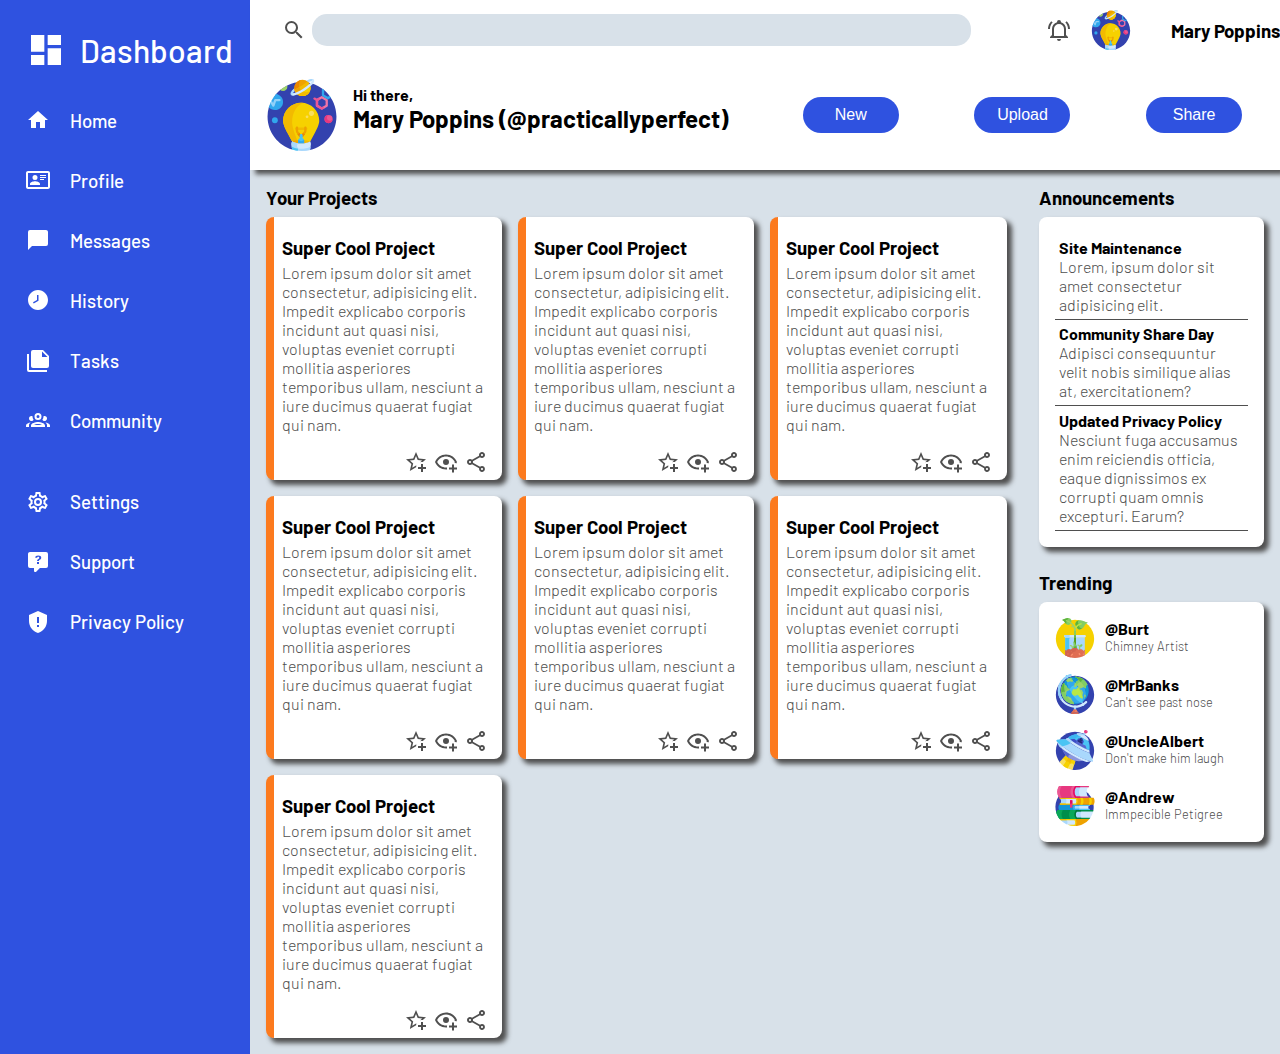
<file: AdminDashboard/index.html>
<!DOCTYPE html>
<html lang="en">

<head>
	<meta charset="UTF-8">
	<meta http-equiv="X-UA-Compatible" content="IE=edge">
	<meta name="viewport" content="width=device-width, initial-scale=1.0">
	<title>Admin Dashboard</title>
	<style>
		@import url('https://fonts.googleapis.com/css2?family=Barlow:ital,wght@0,300;0,500;0,700;1,300&display=swap');
		</style>
	<link href="./styles.css" rel="stylesheet">
</head>

<body>
	<div class="container">
		<div class="sidebar">
			<div class="title">
				<svg class="mini" id="logo" width="48px" height="48px" xmlns="http://www.w3.org/2000/svg" xmlns:xlink="http://www.w3.org/1999/xlink" version="1.1" width="24" height="24" viewBox="0 0 24 24"><path fill="#ffffff" d="M13,3V9H21V3M13,21H21V11H13M3,21H11V15H3M3,13H11V3H3V13Z" /></svg>
				<h1>Dashboard</h1>
			</div>
			<div class="menu">
				<div class="group1">
					<svg class="icon" id="house" xmlns="http://www.w3.org/2000/svg" xmlns:xlink="http://www.w3.org/1999/xlink" version="1.1" width="24" height="24" viewBox="0 0 24 24"><path d="M10,20V14H14V20H19V12H22L12,3L2,12H5V20H10Z" /></svg>
					<h3>Home</h3>
					<svg class="icon" id="profile" xmlns="http://www.w3.org/2000/svg" xmlns:xlink="http://www.w3.org/1999/xlink" version="1.1" width="24" height="24" viewBox="0 0 24 24"><path d="M22,3H2C0.91,3.04 0.04,3.91 0,5V19C0.04,20.09 0.91,20.96 2,21H22C23.09,20.96 23.96,20.09 24,19V5C23.96,3.91 23.09,3.04 22,3M22,19H2V5H22V19M14,17V15.75C14,14.09 10.66,13.25 9,13.25C7.34,13.25 4,14.09 4,15.75V17H14M9,7A2.5,2.5 0 0,0 6.5,9.5A2.5,2.5 0 0,0 9,12A2.5,2.5 0 0,0 11.5,9.5A2.5,2.5 0 0,0 9,7M14,7V8H20V7H14M14,9V10H20V9H14M14,11V12H18V11H14" /></svg>
					<h3>Profile</h3>
					<svg class="icon" id="talkBubble" xmlns="http://www.w3.org/2000/svg" xmlns:xlink="http://www.w3.org/1999/xlink" version="1.1" width="24" height="24" viewBox="0 0 24 24"><path d="M20,2H4A2,2 0 0,0 2,4V22L6,18H20A2,2 0 0,0 22,16V4C22,2.89 21.1,2 20,2Z" /></svg>
					<h3>Messages</h3>
					<svg class="icon" id="clock" xmlns="http://www.w3.org/2000/svg" xmlns:xlink="http://www.w3.org/1999/xlink" version="1.1" width="24" height="24" viewBox="0 0 24 24"><path d="M12 2C6.5 2 2 6.5 2 12C2 17.5 6.5 22 12 22C17.5 22 22 17.5 22 12S17.5 2 12 2M7.7 15.5L7 14.2L11 11.9V7H12.5V12.8L7.7 15.5Z" /></svg>
					<h3>History</h3>
					<svg class="icon" id="paper" xmlns="http://www.w3.org/2000/svg" xmlns:xlink="http://www.w3.org/1999/xlink" version="1.1" width="24" height="24" viewBox="0 0 24 24"><path d="M16,9H21.5L16,3.5V9M7,2H17L23,8V18A2,2 0 0,1 21,20H7C5.89,20 5,19.1 5,18V4A2,2 0 0,1 7,2M3,6V22H21V24H3A2,2 0 0,1 1,22V6H3Z" /></svg>
					<h3>Tasks</h3>
					<svg class="icon" id="people" xmlns="http://www.w3.org/2000/svg" xmlns:xlink="http://www.w3.org/1999/xlink" version="1.1" width="24" height="24" color="#ffffff" viewBox="0 0 24 24"><path d="M12,5A3.5,3.5 0 0,0 8.5,8.5A3.5,3.5 0 0,0 12,12A3.5,3.5 0 0,0 15.5,8.5A3.5,3.5 0 0,0 12,5M12,7A1.5,1.5 0 0,1 13.5,8.5A1.5,1.5 0 0,1 12,10A1.5,1.5 0 0,1 10.5,8.5A1.5,1.5 0 0,1 12,7M5.5,8A2.5,2.5 0 0,0 3,10.5C3,11.44 3.53,12.25 4.29,12.68C4.65,12.88 5.06,13 5.5,13C5.94,13 6.35,12.88 6.71,12.68C7.08,12.47 7.39,12.17 7.62,11.81C6.89,10.86 6.5,9.7 6.5,8.5C6.5,8.41 6.5,8.31 6.5,8.22C6.2,8.08 5.86,8 5.5,8M18.5,8C18.14,8 17.8,8.08 17.5,8.22C17.5,8.31 17.5,8.41 17.5,8.5C17.5,9.7 17.11,10.86 16.38,11.81C16.5,12 16.63,12.15 16.78,12.3C16.94,12.45 17.1,12.58 17.29,12.68C17.65,12.88 18.06,13 18.5,13C18.94,13 19.35,12.88 19.71,12.68C20.47,12.25 21,11.44 21,10.5A2.5,2.5 0 0,0 18.5,8M12,14C9.66,14 5,15.17 5,17.5V19H19V17.5C19,15.17 14.34,14 12,14M4.71,14.55C2.78,14.78 0,15.76 0,17.5V19H3V17.07C3,16.06 3.69,15.22 4.71,14.55M19.29,14.55C20.31,15.22 21,16.06 21,17.07V19H24V17.5C24,15.76 21.22,14.78 19.29,14.55M12,16C13.53,16 15.24,16.5 16.23,17H7.77C8.76,16.5 10.47,16 12,16Z" /></svg>
					<h3>Community</h3>
				</div>
				<div class="group2">
					<svg class="icon" id="settings" xmlns="http://www.w3.org/2000/svg" xmlns:xlink="http://www.w3.org/1999/xlink" version="1.1" width="24" height="24" viewBox="0 0 24 24"><path d="M12,8A4,4 0 0,1 16,12A4,4 0 0,1 12,16A4,4 0 0,1 8,12A4,4 0 0,1 12,8M12,10A2,2 0 0,0 10,12A2,2 0 0,0 12,14A2,2 0 0,0 14,12A2,2 0 0,0 12,10M10,22C9.75,22 9.54,21.82 9.5,21.58L9.13,18.93C8.5,18.68 7.96,18.34 7.44,17.94L4.95,18.95C4.73,19.03 4.46,18.95 4.34,18.73L2.34,15.27C2.21,15.05 2.27,14.78 2.46,14.63L4.57,12.97L4.5,12L4.57,11L2.46,9.37C2.27,9.22 2.21,8.95 2.34,8.73L4.34,5.27C4.46,5.05 4.73,4.96 4.95,5.05L7.44,6.05C7.96,5.66 8.5,5.32 9.13,5.07L9.5,2.42C9.54,2.18 9.75,2 10,2H14C14.25,2 14.46,2.18 14.5,2.42L14.87,5.07C15.5,5.32 16.04,5.66 16.56,6.05L19.05,5.05C19.27,4.96 19.54,5.05 19.66,5.27L21.66,8.73C21.79,8.95 21.73,9.22 21.54,9.37L19.43,11L19.5,12L19.43,13L21.54,14.63C21.73,14.78 21.79,15.05 21.66,15.27L19.66,18.73C19.54,18.95 19.27,19.04 19.05,18.95L16.56,17.95C16.04,18.34 15.5,18.68 14.87,18.93L14.5,21.58C14.46,21.82 14.25,22 14,22H10M11.25,4L10.88,6.61C9.68,6.86 8.62,7.5 7.85,8.39L5.44,7.35L4.69,8.65L6.8,10.2C6.4,11.37 6.4,12.64 6.8,13.8L4.68,15.36L5.43,16.66L7.86,15.62C8.63,16.5 9.68,17.14 10.87,17.38L11.24,20H12.76L13.13,17.39C14.32,17.14 15.37,16.5 16.14,15.62L18.57,16.66L19.32,15.36L17.2,13.81C17.6,12.64 17.6,11.37 17.2,10.2L19.31,8.65L18.56,7.35L16.15,8.39C15.38,7.5 14.32,6.86 13.12,6.62L12.75,4H11.25Z" /></svg>
					<h3>Settings</h3>
					<svg class="icon" id="support" xmlns="http://www.w3.org/2000/svg" xmlns:xlink="http://www.w3.org/1999/xlink" version="1.1" width="24" height="24" viewBox="0 0 24 24"><path d="M4,2H20A2,2 0 0,1 22,4V16A2,2 0 0,1 20,18H13.9L10.2,21.71C10,21.9 9.75,22 9.5,22V22H9A1,1 0 0,1 8,21V18H4A2,2 0 0,1 2,16V4C2,2.89 2.9,2 4,2M12.19,5.5C11.3,5.5 10.59,5.68 10.05,6.04C9.5,6.4 9.22,7 9.27,7.69H11.24C11.24,7.41 11.34,7.2 11.5,7.06C11.7,6.92 11.92,6.85 12.19,6.85C12.5,6.85 12.77,6.93 12.95,7.11C13.13,7.28 13.22,7.5 13.22,7.8C13.22,8.08 13.14,8.33 13,8.54C12.83,8.76 12.62,8.94 12.36,9.08C11.84,9.4 11.5,9.68 11.29,9.92C11.1,10.16 11,10.5 11,11H13C13,10.72 13.05,10.5 13.14,10.32C13.23,10.15 13.4,10 13.66,9.85C14.12,9.64 14.5,9.36 14.79,9C15.08,8.63 15.23,8.24 15.23,7.8C15.23,7.1 14.96,6.54 14.42,6.12C13.88,5.71 13.13,5.5 12.19,5.5M11,12V14H13V12H11Z" /></svg>
					<h3>Support</h3>
					<svg class="icon" id="privacy policy" xmlns="http://www.w3.org/2000/svg" xmlns:xlink="http://www.w3.org/1999/xlink" version="1.1" width="24" height="24" viewBox="0 0 24 24"><path d="M12,1L3,5V11C3,16.55 6.84,21.74 12,23C17.16,21.74 21,16.55 21,11V5M11,7H13V13H11M11,15H13V17H11" /></svg>
					<h3>Privacy Policy</h3>
				</div>
			</div>
		</div>
		<div class="rightSide">
			<div class="header">

				<div id="searchDiv">
					<svg class="icon" id="magnify" alt="search" xmlns="http://www.w3.org/2000/svg" xmlns:xlink="http://www.w3.org/1999/xlink" version="1.1" width="24" height="24" viewBox="0 0 24 24"><path d="M9.5,3A6.5,6.5 0 0,1 16,9.5C16,11.11 15.41,12.59 14.44,13.73L14.71,14H15.5L20.5,19L19,20.5L14,15.5V14.71L13.73,14.44C12.59,15.41 11.11,16 9.5,16A6.5,6.5 0 0,1 3,9.5A6.5,6.5 0 0,1 9.5,3M9.5,5C7,5 5,7 5,9.5C5,12 7,14 9.5,14C12,14 14,12 14,9.5C14,7 12,5 9.5,5Z" /></svg>
					<input type="text" id="search">
				</div>
				<div id="useraccount">
					<svg alt="notifications" class="icon" id="notification" xmlns="http://www.w3.org/2000/svg" xmlns:xlink="http://www.w3.org/1999/xlink" version="1.1" width="24" height="24" viewBox="0 0 24 24"><path d="M10,21H14A2,2 0 0,1 12,23A2,2 0 0,1 10,21M21,19V20H3V19L5,17V11C5,7.9 7.03,5.17 10,4.29C10,4.19 10,4.1 10,4A2,2 0 0,1 12,2A2,2 0 0,1 14,4C14,4.1 14,4.19 14,4.29C16.97,5.17 19,7.9 19,11V17L21,19M17,11A5,5 0 0,0 12,6A5,5 0 0,0 7,11V18H17V11M19.75,3.19L18.33,4.61C20.04,6.3 21,8.6 21,11H23C23,8.07 21.84,5.25 19.75,3.19M1,11H3C3,8.6 3.96,6.3 5.67,4.61L4.25,3.19C2.16,5.25 1,8.07 1,11Z" /></svg>
					<img src="./assets/40-knowledge.svg" alt="" class="mini avatar">
					<h3 id="user-name">Mary Poppins</h3>
				</div>
				<img src="./assets/40-knowledge.svg" alt="" class="avatar" id="greeterAvatar">
				<div class="greeting">
					<h4>Hi there,</h4>
					<h2>Mary Poppins (@practicallyperfect)</h2>
				</div>
				<div id="actions">
					<button class="" id="newAction">New</button>
					<button class="" id="uploadAction">Upload</button>
					<button class="" id="shareAction">Share</button>
				</div>
			</div>
			<div class="content">
				<div class="projects">
					<h3 class="contentLabel">Your Projects</h3>
					<div class="card-container">
						<div class="card">
							<h3 class="cardTitle">Super Cool Project</h3>
							<p class="cardBody">Lorem ipsum dolor sit amet consectetur, adipisicing elit. Impedit
								explicabo corporis incidunt aut quasi nisi, voluptas eveniet corrupti mollitia
								asperiores temporibus ullam, nesciunt a iure ducimus quaerat fugiat qui nam.</p>
							<svg alt="add like" class="icon star" xmlns="http://www.w3.org/2000/svg" xmlns:xlink="http://www.w3.org/1999/xlink" version="1.1" width="24" height="24" viewBox="0 0 24 24"><path d="M5.8 21L7.4 14L2 9.2L9.2 8.6L12 2L14.8 8.6L22 9.2L18.8 12H18C17.3 12 16.6 12.1 15.9 12.4L18.1 10.5L13.7 10.1L12 6.1L10.3 10.1L5.9 10.5L9.2 13.4L8.2 17.7L12 15.4L12.5 15.7C12.3 16.2 12.1 16.8 12.1 17.3L5.8 21M17 14V17H14V19H17V22H19V19H22V17H19V14H17Z" /></svg>
							<svg alt="add view" class="icon look" xmlns="http://www.w3.org/2000/svg" xmlns:xlink="http://www.w3.org/1999/xlink" version="1.1" width="24" height="24" viewBox="0 0 24 24"><path d="M12,4.5C7,4.5 2.73,7.61 1,12C2.73,16.39 7,19.5 12,19.5C12.36,19.5 12.72,19.5 13.08,19.45C13.03,19.13 13,18.82 13,18.5C13,18.14 13.04,17.78 13.1,17.42C12.74,17.46 12.37,17.5 12,17.5C8.24,17.5 4.83,15.36 3.18,12C4.83,8.64 8.24,6.5 12,6.5C15.76,6.5 19.17,8.64 20.82,12C20.7,12.24 20.56,12.45 20.43,12.68C21.09,12.84 21.72,13.11 22.29,13.5C22.56,13 22.8,12.5 23,12C21.27,7.61 17,4.5 12,4.5M12,9A3,3 0 0,0 9,12A3,3 0 0,0 12,15A3,3 0 0,0 15,12A3,3 0 0,0 12,9M18,14.5V17.5H15V19.5H18V22.5H20V19.5H23V17.5H20V14.5H18Z" /></svg>
							<svg alt="share" class="icon share" xmlns="http://www.w3.org/2000/svg" xmlns:xlink="http://www.w3.org/1999/xlink" version="1.1" width="24" height="24" viewBox="0 0 24 24"><path d="M18 16.08C17.24 16.08 16.56 16.38 16.04 16.85L8.91 12.7C8.96 12.47 9 12.24 9 12S8.96 11.53 8.91 11.3L15.96 7.19C16.5 7.69 17.21 8 18 8C19.66 8 21 6.66 21 5S19.66 2 18 2 15 3.34 15 5C15 5.24 15.04 5.47 15.09 5.7L8.04 9.81C7.5 9.31 6.79 9 6 9C4.34 9 3 10.34 3 12S4.34 15 6 15C6.79 15 7.5 14.69 8.04 14.19L15.16 18.34C15.11 18.55 15.08 18.77 15.08 19C15.08 20.61 16.39 21.91 18 21.91S20.92 20.61 20.92 19C20.92 17.39 19.61 16.08 18 16.08M18 4C18.55 4 19 4.45 19 5S18.55 6 18 6 17 5.55 17 5 17.45 4 18 4M6 13C5.45 13 5 12.55 5 12S5.45 11 6 11 7 11.45 7 12 6.55 13 6 13M18 20C17.45 20 17 19.55 17 19S17.45 18 18 18 19 18.45 19 19 18.55 20 18 20Z" /></svg>
						</div>
						<div class="card">
							<h3 class="cardTitle">Super Cool Project</h3>
							<p class="cardBody">Lorem ipsum dolor sit amet consectetur, adipisicing elit. Impedit
								explicabo corporis incidunt aut quasi nisi, voluptas eveniet corrupti mollitia
								asperiores temporibus ullam, nesciunt a iure ducimus quaerat fugiat qui nam.</p>
								<svg alt="add like" class="icon star" xmlns="http://www.w3.org/2000/svg" xmlns:xlink="http://www.w3.org/1999/xlink" version="1.1" width="24" height="24" viewBox="0 0 24 24"><path d="M5.8 21L7.4 14L2 9.2L9.2 8.6L12 2L14.8 8.6L22 9.2L18.8 12H18C17.3 12 16.6 12.1 15.9 12.4L18.1 10.5L13.7 10.1L12 6.1L10.3 10.1L5.9 10.5L9.2 13.4L8.2 17.7L12 15.4L12.5 15.7C12.3 16.2 12.1 16.8 12.1 17.3L5.8 21M17 14V17H14V19H17V22H19V19H22V17H19V14H17Z" /></svg>
								<svg alt="add view" class="icon look" xmlns="http://www.w3.org/2000/svg" xmlns:xlink="http://www.w3.org/1999/xlink" version="1.1" width="24" height="24" viewBox="0 0 24 24"><path d="M12,4.5C7,4.5 2.73,7.61 1,12C2.73,16.39 7,19.5 12,19.5C12.36,19.5 12.72,19.5 13.08,19.45C13.03,19.13 13,18.82 13,18.5C13,18.14 13.04,17.78 13.1,17.42C12.74,17.46 12.37,17.5 12,17.5C8.24,17.5 4.83,15.36 3.18,12C4.83,8.64 8.24,6.5 12,6.5C15.76,6.5 19.17,8.64 20.82,12C20.7,12.24 20.56,12.45 20.43,12.68C21.09,12.84 21.72,13.11 22.29,13.5C22.56,13 22.8,12.5 23,12C21.27,7.61 17,4.5 12,4.5M12,9A3,3 0 0,0 9,12A3,3 0 0,0 12,15A3,3 0 0,0 15,12A3,3 0 0,0 12,9M18,14.5V17.5H15V19.5H18V22.5H20V19.5H23V17.5H20V14.5H18Z" /></svg>
								<svg alt="share" class="icon share" xmlns="http://www.w3.org/2000/svg" xmlns:xlink="http://www.w3.org/1999/xlink" version="1.1" width="24" height="24" viewBox="0 0 24 24"><path d="M18 16.08C17.24 16.08 16.56 16.38 16.04 16.85L8.91 12.7C8.96 12.47 9 12.24 9 12S8.96 11.53 8.91 11.3L15.96 7.19C16.5 7.69 17.21 8 18 8C19.66 8 21 6.66 21 5S19.66 2 18 2 15 3.34 15 5C15 5.24 15.04 5.47 15.09 5.7L8.04 9.81C7.5 9.31 6.79 9 6 9C4.34 9 3 10.34 3 12S4.34 15 6 15C6.79 15 7.5 14.69 8.04 14.19L15.16 18.34C15.11 18.55 15.08 18.77 15.08 19C15.08 20.61 16.39 21.91 18 21.91S20.92 20.61 20.92 19C20.92 17.39 19.61 16.08 18 16.08M18 4C18.55 4 19 4.45 19 5S18.55 6 18 6 17 5.55 17 5 17.45 4 18 4M6 13C5.45 13 5 12.55 5 12S5.45 11 6 11 7 11.45 7 12 6.55 13 6 13M18 20C17.45 20 17 19.55 17 19S17.45 18 18 18 19 18.45 19 19 18.55 20 18 20Z" /></svg>
							</div>
						<div class="card">
							<h3 class="cardTitle">Super Cool Project</h3>
							<p class="cardBody">Lorem ipsum dolor sit amet consectetur, adipisicing elit. Impedit
								explicabo corporis incidunt aut quasi nisi, voluptas eveniet corrupti mollitia
								asperiores temporibus ullam, nesciunt a iure ducimus quaerat fugiat qui nam.</p>
								<svg alt="add like" class="icon star" xmlns="http://www.w3.org/2000/svg" xmlns:xlink="http://www.w3.org/1999/xlink" version="1.1" width="24" height="24" viewBox="0 0 24 24"><path d="M5.8 21L7.4 14L2 9.2L9.2 8.6L12 2L14.8 8.6L22 9.2L18.8 12H18C17.3 12 16.6 12.1 15.9 12.4L18.1 10.5L13.7 10.1L12 6.1L10.3 10.1L5.9 10.5L9.2 13.4L8.2 17.7L12 15.4L12.5 15.7C12.3 16.2 12.1 16.8 12.1 17.3L5.8 21M17 14V17H14V19H17V22H19V19H22V17H19V14H17Z" /></svg>
								<svg alt="add view" class="icon look" xmlns="http://www.w3.org/2000/svg" xmlns:xlink="http://www.w3.org/1999/xlink" version="1.1" width="24" height="24" viewBox="0 0 24 24"><path d="M12,4.5C7,4.5 2.73,7.61 1,12C2.73,16.39 7,19.5 12,19.5C12.36,19.5 12.72,19.5 13.08,19.45C13.03,19.13 13,18.82 13,18.5C13,18.14 13.04,17.78 13.1,17.42C12.74,17.46 12.37,17.5 12,17.5C8.24,17.5 4.83,15.36 3.18,12C4.83,8.64 8.24,6.5 12,6.5C15.76,6.5 19.17,8.64 20.82,12C20.7,12.24 20.56,12.45 20.43,12.68C21.09,12.84 21.72,13.11 22.29,13.5C22.56,13 22.8,12.5 23,12C21.27,7.61 17,4.5 12,4.5M12,9A3,3 0 0,0 9,12A3,3 0 0,0 12,15A3,3 0 0,0 15,12A3,3 0 0,0 12,9M18,14.5V17.5H15V19.5H18V22.5H20V19.5H23V17.5H20V14.5H18Z" /></svg>
								<svg alt="share" class="icon share" xmlns="http://www.w3.org/2000/svg" xmlns:xlink="http://www.w3.org/1999/xlink" version="1.1" width="24" height="24" viewBox="0 0 24 24"><path d="M18 16.08C17.24 16.08 16.56 16.38 16.04 16.85L8.91 12.7C8.96 12.47 9 12.24 9 12S8.96 11.53 8.91 11.3L15.96 7.19C16.5 7.69 17.21 8 18 8C19.66 8 21 6.66 21 5S19.66 2 18 2 15 3.34 15 5C15 5.24 15.04 5.47 15.09 5.7L8.04 9.81C7.5 9.31 6.79 9 6 9C4.34 9 3 10.34 3 12S4.34 15 6 15C6.79 15 7.5 14.69 8.04 14.19L15.16 18.34C15.11 18.55 15.08 18.77 15.08 19C15.08 20.61 16.39 21.91 18 21.91S20.92 20.61 20.92 19C20.92 17.39 19.61 16.08 18 16.08M18 4C18.55 4 19 4.45 19 5S18.55 6 18 6 17 5.55 17 5 17.45 4 18 4M6 13C5.45 13 5 12.55 5 12S5.45 11 6 11 7 11.45 7 12 6.55 13 6 13M18 20C17.45 20 17 19.55 17 19S17.45 18 18 18 19 18.45 19 19 18.55 20 18 20Z" /></svg>
							</div>
						<div class="card">
							<h3 class="cardTitle">Super Cool Project</h3>
							<p class="cardBody">Lorem ipsum dolor sit amet consectetur, adipisicing elit. Impedit
								explicabo corporis incidunt aut quasi nisi, voluptas eveniet corrupti mollitia
								asperiores temporibus ullam, nesciunt a iure ducimus quaerat fugiat qui nam.</p>
								<svg alt="add like" class="icon star" xmlns="http://www.w3.org/2000/svg" xmlns:xlink="http://www.w3.org/1999/xlink" version="1.1" width="24" height="24" viewBox="0 0 24 24"><path d="M5.8 21L7.4 14L2 9.2L9.2 8.6L12 2L14.8 8.6L22 9.2L18.8 12H18C17.3 12 16.6 12.1 15.9 12.4L18.1 10.5L13.7 10.1L12 6.1L10.3 10.1L5.9 10.5L9.2 13.4L8.2 17.7L12 15.4L12.5 15.7C12.3 16.2 12.1 16.8 12.1 17.3L5.8 21M17 14V17H14V19H17V22H19V19H22V17H19V14H17Z" /></svg>
								<svg alt="add view" class="icon look" xmlns="http://www.w3.org/2000/svg" xmlns:xlink="http://www.w3.org/1999/xlink" version="1.1" width="24" height="24" viewBox="0 0 24 24"><path d="M12,4.5C7,4.5 2.73,7.61 1,12C2.73,16.39 7,19.5 12,19.5C12.36,19.5 12.72,19.5 13.08,19.45C13.03,19.13 13,18.82 13,18.5C13,18.14 13.04,17.78 13.1,17.42C12.74,17.46 12.37,17.5 12,17.5C8.24,17.5 4.83,15.36 3.18,12C4.83,8.64 8.24,6.5 12,6.5C15.76,6.5 19.17,8.64 20.82,12C20.7,12.24 20.56,12.45 20.43,12.68C21.09,12.84 21.72,13.11 22.29,13.5C22.56,13 22.8,12.5 23,12C21.27,7.61 17,4.5 12,4.5M12,9A3,3 0 0,0 9,12A3,3 0 0,0 12,15A3,3 0 0,0 15,12A3,3 0 0,0 12,9M18,14.5V17.5H15V19.5H18V22.5H20V19.5H23V17.5H20V14.5H18Z" /></svg>
								<svg alt="share" class="icon share" xmlns="http://www.w3.org/2000/svg" xmlns:xlink="http://www.w3.org/1999/xlink" version="1.1" width="24" height="24" viewBox="0 0 24 24"><path d="M18 16.08C17.24 16.08 16.56 16.38 16.04 16.85L8.91 12.7C8.96 12.47 9 12.24 9 12S8.96 11.53 8.91 11.3L15.96 7.19C16.5 7.69 17.21 8 18 8C19.66 8 21 6.66 21 5S19.66 2 18 2 15 3.34 15 5C15 5.24 15.04 5.47 15.09 5.7L8.04 9.81C7.5 9.31 6.79 9 6 9C4.34 9 3 10.34 3 12S4.34 15 6 15C6.79 15 7.5 14.69 8.04 14.19L15.16 18.34C15.11 18.55 15.08 18.77 15.08 19C15.08 20.61 16.39 21.91 18 21.91S20.92 20.61 20.92 19C20.92 17.39 19.61 16.08 18 16.08M18 4C18.55 4 19 4.45 19 5S18.55 6 18 6 17 5.55 17 5 17.45 4 18 4M6 13C5.45 13 5 12.55 5 12S5.45 11 6 11 7 11.45 7 12 6.55 13 6 13M18 20C17.45 20 17 19.55 17 19S17.45 18 18 18 19 18.45 19 19 18.55 20 18 20Z" /></svg>
							</div>
						<div class="card">
							<h3 class="cardTitle">Super Cool Project</h3>
							<p class="cardBody">Lorem ipsum dolor sit amet consectetur, adipisicing elit. Impedit
								explicabo corporis incidunt aut quasi nisi, voluptas eveniet corrupti mollitia
								asperiores temporibus ullam, nesciunt a iure ducimus quaerat fugiat qui nam.</p>
								<svg alt="add like" class="icon star" xmlns="http://www.w3.org/2000/svg" xmlns:xlink="http://www.w3.org/1999/xlink" version="1.1" width="24" height="24" viewBox="0 0 24 24"><path d="M5.8 21L7.4 14L2 9.2L9.2 8.6L12 2L14.8 8.6L22 9.2L18.8 12H18C17.3 12 16.6 12.1 15.9 12.4L18.1 10.5L13.7 10.1L12 6.1L10.3 10.1L5.9 10.5L9.2 13.4L8.2 17.7L12 15.4L12.5 15.7C12.3 16.2 12.1 16.8 12.1 17.3L5.8 21M17 14V17H14V19H17V22H19V19H22V17H19V14H17Z" /></svg>
								<svg alt="add view" class="icon look" xmlns="http://www.w3.org/2000/svg" xmlns:xlink="http://www.w3.org/1999/xlink" version="1.1" width="24" height="24" viewBox="0 0 24 24"><path d="M12,4.5C7,4.5 2.73,7.61 1,12C2.73,16.39 7,19.5 12,19.5C12.36,19.5 12.72,19.5 13.08,19.45C13.03,19.13 13,18.82 13,18.5C13,18.14 13.04,17.78 13.1,17.42C12.74,17.46 12.37,17.5 12,17.5C8.24,17.5 4.83,15.36 3.18,12C4.83,8.64 8.24,6.5 12,6.5C15.76,6.5 19.17,8.64 20.82,12C20.7,12.24 20.56,12.45 20.43,12.68C21.09,12.84 21.72,13.11 22.29,13.5C22.56,13 22.8,12.5 23,12C21.27,7.61 17,4.5 12,4.5M12,9A3,3 0 0,0 9,12A3,3 0 0,0 12,15A3,3 0 0,0 15,12A3,3 0 0,0 12,9M18,14.5V17.5H15V19.5H18V22.5H20V19.5H23V17.5H20V14.5H18Z" /></svg>
								<svg alt="share" class="icon share" xmlns="http://www.w3.org/2000/svg" xmlns:xlink="http://www.w3.org/1999/xlink" version="1.1" width="24" height="24" viewBox="0 0 24 24"><path d="M18 16.08C17.24 16.08 16.56 16.38 16.04 16.85L8.91 12.7C8.96 12.47 9 12.24 9 12S8.96 11.53 8.91 11.3L15.96 7.19C16.5 7.69 17.21 8 18 8C19.66 8 21 6.66 21 5S19.66 2 18 2 15 3.34 15 5C15 5.24 15.04 5.47 15.09 5.7L8.04 9.81C7.5 9.31 6.79 9 6 9C4.34 9 3 10.34 3 12S4.34 15 6 15C6.79 15 7.5 14.69 8.04 14.19L15.16 18.34C15.11 18.55 15.08 18.77 15.08 19C15.08 20.61 16.39 21.91 18 21.91S20.92 20.61 20.92 19C20.92 17.39 19.61 16.08 18 16.08M18 4C18.55 4 19 4.45 19 5S18.55 6 18 6 17 5.55 17 5 17.45 4 18 4M6 13C5.45 13 5 12.55 5 12S5.45 11 6 11 7 11.45 7 12 6.55 13 6 13M18 20C17.45 20 17 19.55 17 19S17.45 18 18 18 19 18.45 19 19 18.55 20 18 20Z" /></svg>
							</div>
						<div class="card">
							<h3 class="cardTitle">Super Cool Project</h3>
							<p class="cardBody">Lorem ipsum dolor sit amet consectetur, adipisicing elit. Impedit
								explicabo corporis incidunt aut quasi nisi, voluptas eveniet corrupti mollitia
								asperiores temporibus ullam, nesciunt a iure ducimus quaerat fugiat qui nam.</p>
								<svg alt="add like" class="icon star" xmlns="http://www.w3.org/2000/svg" xmlns:xlink="http://www.w3.org/1999/xlink" version="1.1" width="24" height="24" viewBox="0 0 24 24"><path d="M5.8 21L7.4 14L2 9.2L9.2 8.6L12 2L14.8 8.6L22 9.2L18.8 12H18C17.3 12 16.6 12.1 15.9 12.4L18.1 10.5L13.7 10.1L12 6.1L10.3 10.1L5.9 10.5L9.2 13.4L8.2 17.7L12 15.4L12.5 15.7C12.3 16.2 12.1 16.8 12.1 17.3L5.8 21M17 14V17H14V19H17V22H19V19H22V17H19V14H17Z" /></svg>
								<svg alt="add view" class="icon look" xmlns="http://www.w3.org/2000/svg" xmlns:xlink="http://www.w3.org/1999/xlink" version="1.1" width="24" height="24" viewBox="0 0 24 24"><path d="M12,4.5C7,4.5 2.73,7.61 1,12C2.73,16.39 7,19.5 12,19.5C12.36,19.5 12.72,19.5 13.08,19.45C13.03,19.13 13,18.82 13,18.5C13,18.14 13.04,17.78 13.1,17.42C12.74,17.46 12.37,17.5 12,17.5C8.24,17.5 4.83,15.36 3.18,12C4.83,8.64 8.24,6.5 12,6.5C15.76,6.5 19.17,8.64 20.82,12C20.7,12.24 20.56,12.45 20.43,12.68C21.09,12.84 21.72,13.11 22.29,13.5C22.56,13 22.8,12.5 23,12C21.27,7.61 17,4.5 12,4.5M12,9A3,3 0 0,0 9,12A3,3 0 0,0 12,15A3,3 0 0,0 15,12A3,3 0 0,0 12,9M18,14.5V17.5H15V19.5H18V22.5H20V19.5H23V17.5H20V14.5H18Z" /></svg>
								<svg alt="share" class="icon share" xmlns="http://www.w3.org/2000/svg" xmlns:xlink="http://www.w3.org/1999/xlink" version="1.1" width="24" height="24" viewBox="0 0 24 24"><path d="M18 16.08C17.24 16.08 16.56 16.38 16.04 16.85L8.91 12.7C8.96 12.47 9 12.24 9 12S8.96 11.53 8.91 11.3L15.96 7.19C16.5 7.69 17.21 8 18 8C19.66 8 21 6.66 21 5S19.66 2 18 2 15 3.34 15 5C15 5.24 15.04 5.47 15.09 5.7L8.04 9.81C7.5 9.31 6.79 9 6 9C4.34 9 3 10.34 3 12S4.34 15 6 15C6.79 15 7.5 14.69 8.04 14.19L15.16 18.34C15.11 18.55 15.08 18.77 15.08 19C15.08 20.61 16.39 21.91 18 21.91S20.92 20.61 20.92 19C20.92 17.39 19.61 16.08 18 16.08M18 4C18.55 4 19 4.45 19 5S18.55 6 18 6 17 5.55 17 5 17.45 4 18 4M6 13C5.45 13 5 12.55 5 12S5.45 11 6 11 7 11.45 7 12 6.55 13 6 13M18 20C17.45 20 17 19.55 17 19S17.45 18 18 18 19 18.45 19 19 18.55 20 18 20Z" /></svg>
							</div>
						<div class="card">
							<h3 class="cardTitle">Super Cool Project</h3>
							<p class="cardBody">Lorem ipsum dolor sit amet consectetur, adipisicing elit. Impedit
								explicabo corporis incidunt aut quasi nisi, voluptas eveniet corrupti mollitia
								asperiores temporibus ullam, nesciunt a iure ducimus quaerat fugiat qui nam.</p>
								<svg alt="add like" class="icon star" xmlns="http://www.w3.org/2000/svg" xmlns:xlink="http://www.w3.org/1999/xlink" version="1.1" width="24" height="24" viewBox="0 0 24 24"><path d="M5.8 21L7.4 14L2 9.2L9.2 8.6L12 2L14.8 8.6L22 9.2L18.8 12H18C17.3 12 16.6 12.1 15.9 12.4L18.1 10.5L13.7 10.1L12 6.1L10.3 10.1L5.9 10.5L9.2 13.4L8.2 17.7L12 15.4L12.5 15.7C12.3 16.2 12.1 16.8 12.1 17.3L5.8 21M17 14V17H14V19H17V22H19V19H22V17H19V14H17Z" /></svg>
								<svg alt="add view" class="icon look" xmlns="http://www.w3.org/2000/svg" xmlns:xlink="http://www.w3.org/1999/xlink" version="1.1" width="24" height="24" viewBox="0 0 24 24"><path d="M12,4.5C7,4.5 2.73,7.61 1,12C2.73,16.39 7,19.5 12,19.5C12.36,19.5 12.72,19.5 13.08,19.45C13.03,19.13 13,18.82 13,18.5C13,18.14 13.04,17.78 13.1,17.42C12.74,17.46 12.37,17.5 12,17.5C8.24,17.5 4.83,15.36 3.18,12C4.83,8.64 8.24,6.5 12,6.5C15.76,6.5 19.17,8.64 20.82,12C20.7,12.24 20.56,12.45 20.43,12.68C21.09,12.84 21.72,13.11 22.29,13.5C22.56,13 22.8,12.5 23,12C21.27,7.61 17,4.5 12,4.5M12,9A3,3 0 0,0 9,12A3,3 0 0,0 12,15A3,3 0 0,0 15,12A3,3 0 0,0 12,9M18,14.5V17.5H15V19.5H18V22.5H20V19.5H23V17.5H20V14.5H18Z" /></svg>
								<svg alt="share" class="icon share" xmlns="http://www.w3.org/2000/svg" xmlns:xlink="http://www.w3.org/1999/xlink" version="1.1" width="24" height="24" viewBox="0 0 24 24"><path d="M18 16.08C17.24 16.08 16.56 16.38 16.04 16.85L8.91 12.7C8.96 12.47 9 12.24 9 12S8.96 11.53 8.91 11.3L15.96 7.19C16.5 7.69 17.21 8 18 8C19.66 8 21 6.66 21 5S19.66 2 18 2 15 3.34 15 5C15 5.24 15.04 5.47 15.09 5.7L8.04 9.81C7.5 9.31 6.79 9 6 9C4.34 9 3 10.34 3 12S4.34 15 6 15C6.79 15 7.5 14.69 8.04 14.19L15.16 18.34C15.11 18.55 15.08 18.77 15.08 19C15.08 20.61 16.39 21.91 18 21.91S20.92 20.61 20.92 19C20.92 17.39 19.61 16.08 18 16.08M18 4C18.55 4 19 4.45 19 5S18.55 6 18 6 17 5.55 17 5 17.45 4 18 4M6 13C5.45 13 5 12.55 5 12S5.45 11 6 11 7 11.45 7 12 6.55 13 6 13M18 20C17.45 20 17 19.55 17 19S17.45 18 18 18 19 18.45 19 19 18.55 20 18 20Z" /></svg>
							</div>
					</div>
				</div>
				<div class="rightBar">
					<h3 class="contentLabel">Announcements</h3>
					<div class="announcements">
						<div class="announceCard">
							<h4>Site Maintenance</h4>
							<p>Lorem, ipsum dolor sit amet consectetur adipisicing elit.</p>
						</div>
						<div class="announceCard">
							<h4>Community Share Day</h4>
							<p>Adipisci consequuntur velit nobis similique alias at, exercitationem?</p>
						</div>
						<div class="announceCard">
							<h4>Updated Privacy Policy</h4>
							<p>Nesciunt fuga accusamus enim reiciendis officia, eaque dignissimos ex corrupti
								quam omnis excepturi. Earum?</p>
						</div>
					</div>
					<h3 class="contentLabel">Trending</h3>
					<div class="trending">
						<div class="trendingUser">
							<img src="./assets/39-plant.svg" alt="" class="mini">
							<h4>@Burt</h4>
							<p>Chimney Artist</p>
						</div>
						<div class="trendingUser">
							<img src="./assets/42-globe.svg" alt="" class="mini">
							<h4>@MrBanks</h4>
							<p>Can't see past nose</p>
						</div>
						<div class="trendingUser">
							<img src="./assets/20-ufo.svg" alt="" class="mini">
							<h4>@UncleAlbert</h4>
							<p>Don't make him laugh</p>
						</div>
						<div class="trendingUser">
							<img src="./assets/6-books.svg" alt="" class="mini">
							<h4>@Andrew</h4>
							<p>Immpecible Petigree</p>
						</div>
					</div>
				</div>
			</div>
		</div>
	</div>
</body>

</html>
</file>
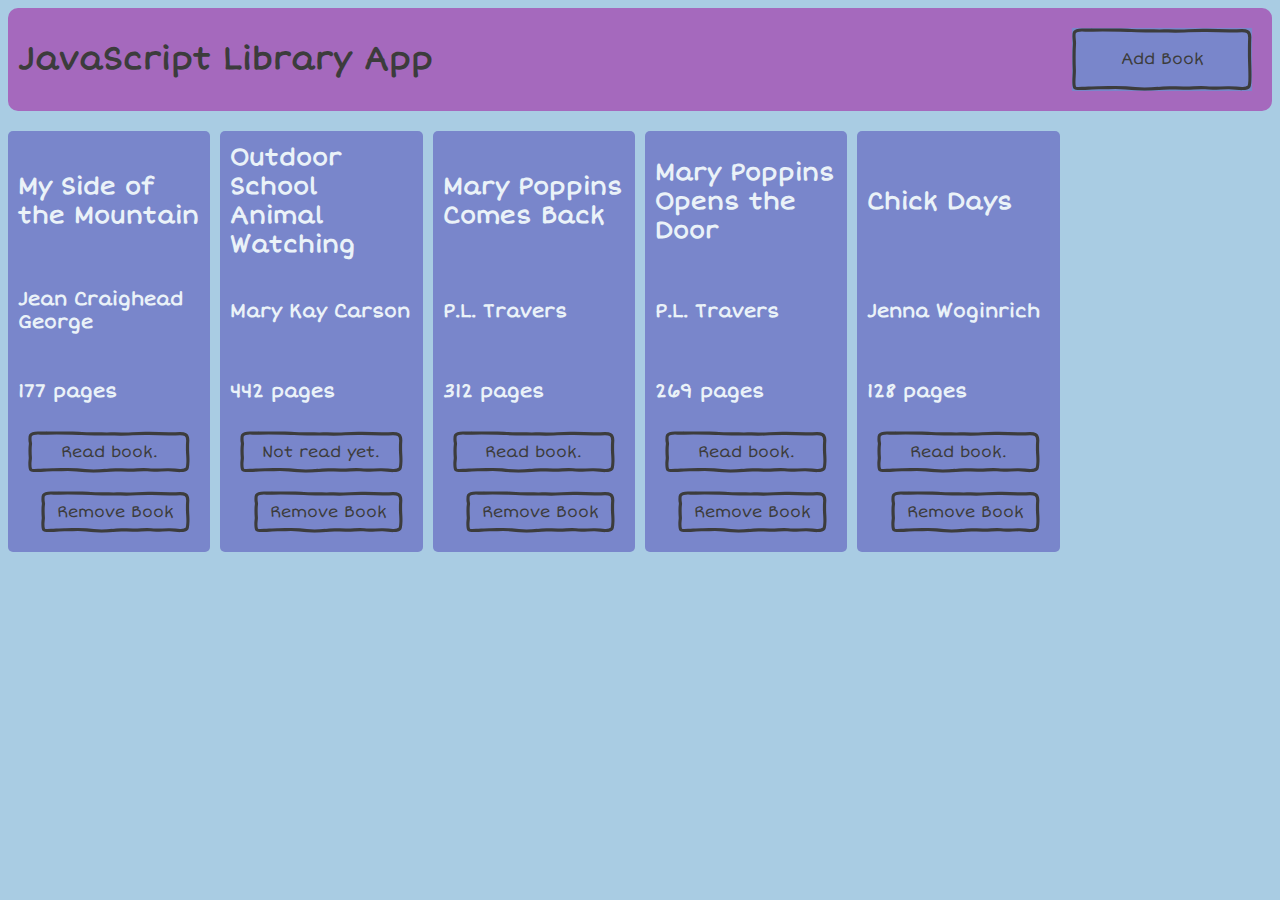
<file: LibraryJS/index.html>
<!DOCTYPE html>
<html lang="en">

<head>
	<meta charset="UTF-8">
	<meta http-equiv="X-UA-Compatible" content="IE=edge">
	<meta name="viewport" content="width=device-width, initial-scale=1.0">
	<title>JS Library</title>
	<link rel="stylesheet" href="./DoodleCSS/doodle.css">
	<style>
		@import url('https://fonts.googleapis.com/css2?family=Short+Stack&display=swap');

		body {
			font-family: 'Short Stack', cursive;
		}
	</style>
</head>

<body class='doodle'>
	<div class="container doodle">
		<div class="header">
			<h1 class="title">JavaScript Library App</h1>
			<button class="button" id="add-book-btn">Add Book</button>
		</div>
		<div class="shelf" id="shelf">

		</div>
		<div id="book-removal-warning" class="modal hidden">
			<img class="close-btn" src="./DoodleCSS/assets/x_out.svg" alt="close dialog" height="24" width="24" />
			<h2>Are you sure you want to remove this book?</h2>
			<button id="confirm-remove">Yes, remove this book.</button>
			<button id="cancel-remove">No, don't remove book.</button>
		</div>
		<div id="book-form" class="modal hidden">
			<img class="close-btn" src="./DoodleCSS/assets/x_out.svg" alt="close dialog" height="24" width="24" />
			<form id="add-book">
				<div>
					<label for="title">Title:</label>
					<input type="text" name="title" id="title">
				</div>
				<div>
					<label for="author">Author:</label>
					<input type="text" name="author" id="author">
				</div>
				<div>
					<label for="pages">Number of Pages:</label>
					<input type="number" name="pages" id="pages">
				</div>
				<fieldset>
					<label for="read">Have you read it?</label>
					<input type="radio" name="read" id="Yes" value='true'>
					<label for="Yes">Yes</label>
					<input type="radio" name="read" id="No" value='false'>
					<label for="No">No</label>
				</fieldset>
				<input class="submit" type="submit" value="Add Book">
			</form>
		</div>
		<div id="duplicate-book-warning" class="modal hidden">
			<img class="close-btn" src="./DoodleCSS/assets/x_out.svg" alt="close dialog" height="24" width="24" />
			<h2>You can't add a book already in the library.</h2>
		</div>
		<div id="need-info-warning" class="modal hidden">
			<img class="close-btn" src="./DoodleCSS/assets/x_out.svg" alt="close dialog" height="24" width="24" />
			<h2>All fields are required to add a book to the library.</h2>
		</div>
		<div id="book-removal-warning" class="modal hidden">
			<img class="close-btn" src="./DoodleCSS/assets/x_out.svg" alt="close dialog" height="24" width="24" />
			<h2>Are you sure you want to remove this book?</h2>
			<button id="confirm-remove">Yes, remove this book.</button>
			<button id="cancel-remove">No, don't remove book.</button>
		</div>
	</div>
	<script src="./libraryApp.js"></script>

</body>

</html>
</file>
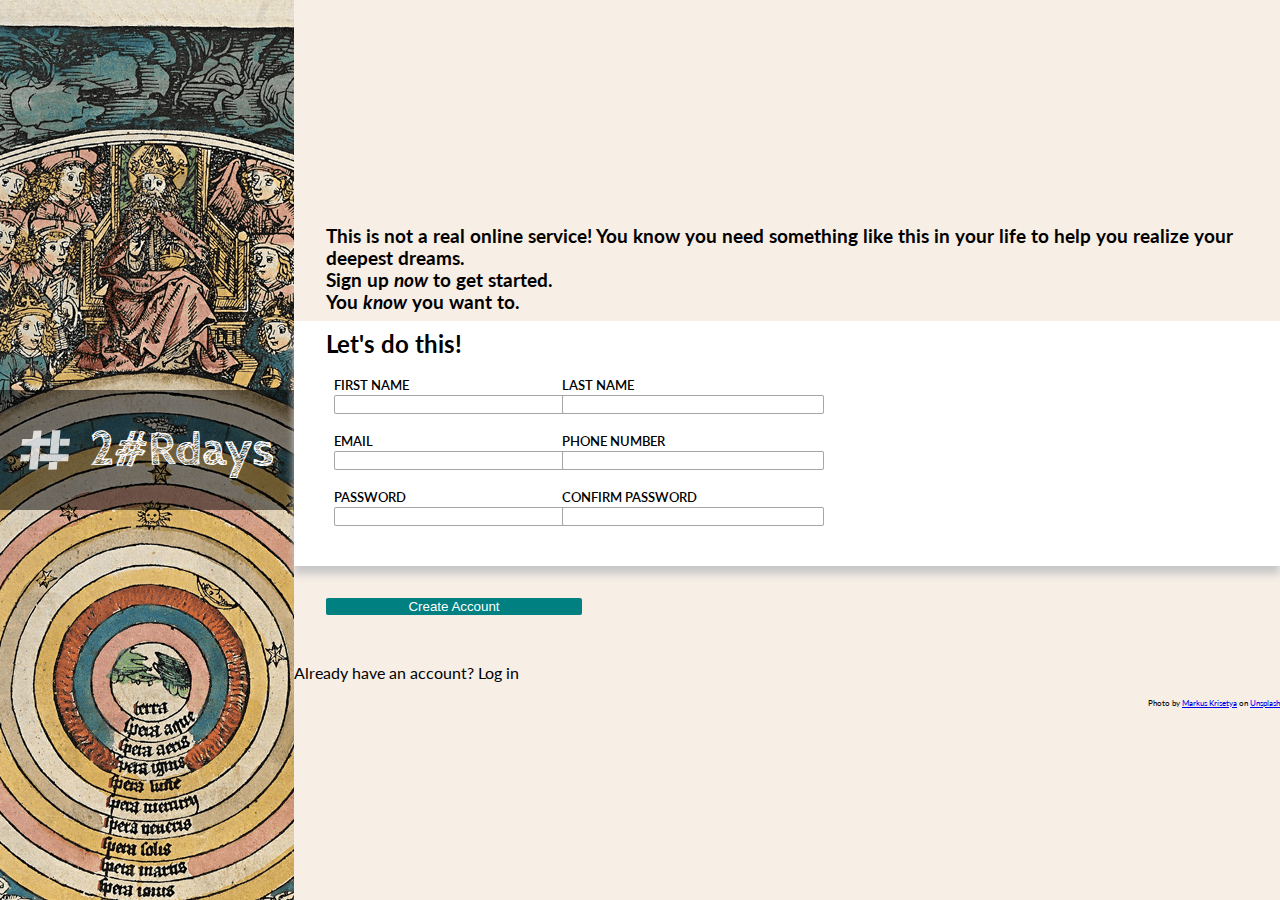
<file: Odin_form/index.html>
<!DOCTYPE html>
<html lang="en">

<head>
	<meta charset="UTF-8">
	<meta http-equiv="X-UA-Compatible" content="IE=edge">
	<meta name="viewport" content="width=device-width, initial-scale=1.0">
	<title>Document</title>
	<style>

	</style>
	<link href="./style.css" rel="stylesheet">
</head>

<body>
	<div id="container">
		<div id="left">
			<div id="logo">
				<img src="./svg.svg" alt="hashtag cross" width="50px" style="margin: 20px; opacity: .8;">
				<h1 id="Rdays">2#Rdays</h1>
			</div>
		</div>
		<div id="right">
			<div id="top">
				<h3>This is not a real online service! You know you need something like this in your life to help
					you realize your deepest dreams. <br>Sign up <em>now</em> to get started.</h3>
				<h3>You <em>know</em> you want to.</h3>
			</div>
			<form action="submit" onsubmit="allowSubmit" method="post">
				<div id="form">
					<h2>Let's do this!</h2>
					<div class="form-row">
						<div class="form-field"><label for="first-name">First Name</label><br><input type="text" name="first-name"
								id='first-name' required></div>
						<div class="form-field"><label for="last-name">Last Name</label><br><input type="text" name="last-name"
								id="last-name" required></div>
					</div>
					<div class="form-row">
						<div class="form-field"><label for="email">Email</label><br><input type="email" name='email' id="email" required></div>
						<div class="form-field"><label for="phone">Phone Number</label><br><input type="tel" name="phone" id="phone" required></div>
					</div>
					<div class="form-row">
						<div class="form-field"><label for="password">Password</label><br><input type="password" name='password' id='password'required></div>
						<div class="form-field"><label for="confirm-pass">Confirm Password</label><br><input type="password"name='confirm-pass'id='confirm-pass'required></div>
					</div>
				</div>
				<input type="submit"name="submit" id="submit"  onsubmit="allowSubmit" value="Create Account">
				<p>Already have an account? <a>Log in</a></p>
			</form>

			<div id="bottom">Photo by <a
					href="https://unsplash.com/@krisetya?utm_source=unsplash&utm_medium=referral&utm_content=creditCopyText">Markus
					Krisetya</a> on <a
					href="https://unsplash.com/s/photos/numbers?utm_source=unsplash&utm_medium=referral&utm_content=creditCopyText">Unsplash</a>
			</div>
		</div>

	</div>
<script src="./script.js"></script>
</body>

</html>
</file>
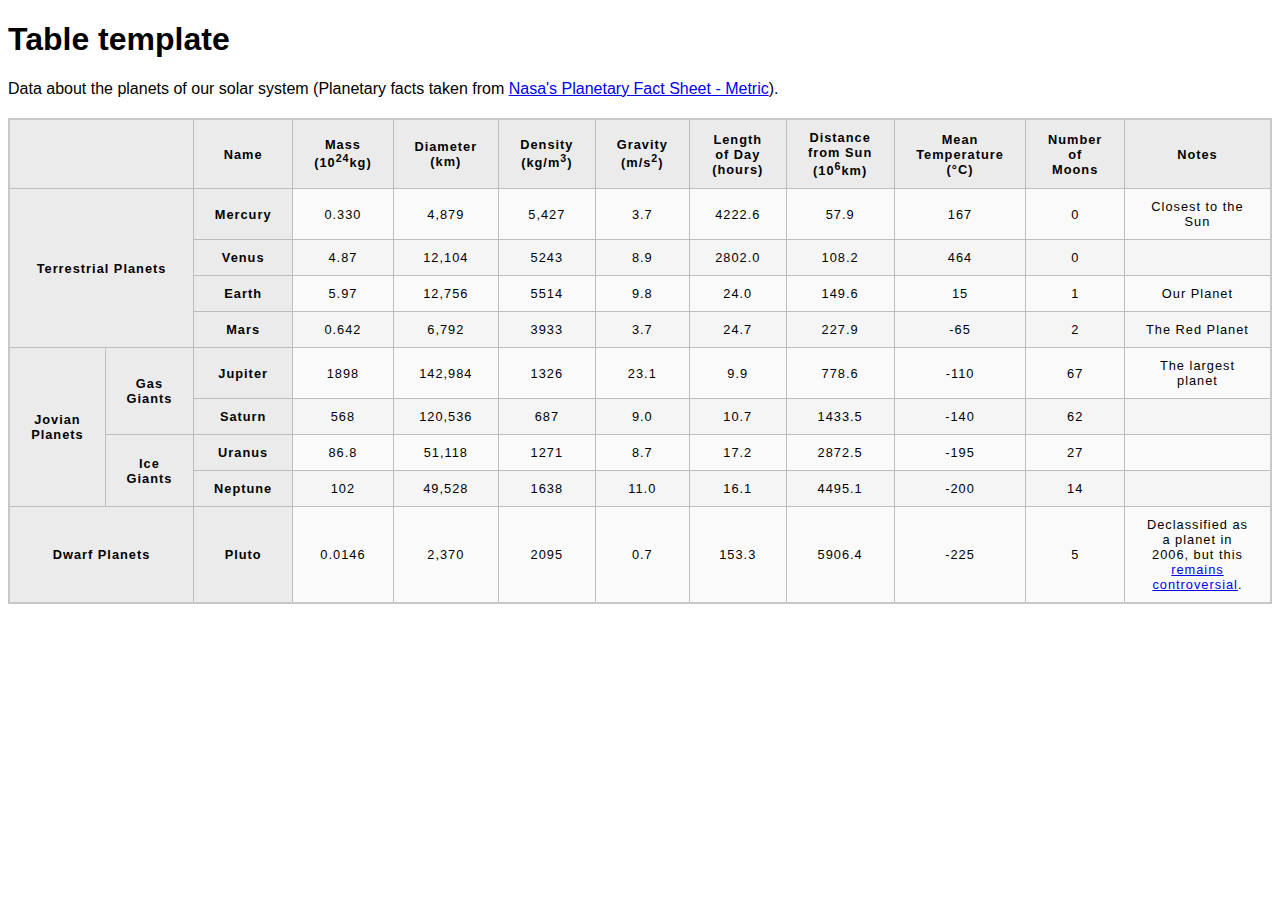
<file: Tables_MDN/index.html>
<!DOCTYPE html>
<html lang="en">

<head>
	<meta charset="utf-8">
	<title>Table template</title>
	<link href="./minimal-table.css" rel="stylesheet" type="text/css">
	<meta source="https://github.com/mdn/learning-area/blob/main/html/tables/assessment-start/blank-template.html">
</head>

<body>
	<h1>Table template</h1>
	<table>
		<caption></caption>Data about the planets of our solar system (Planetary facts taken from <a
			href="http://nssdc.gsfc.nasa.gov/planetary/factsheet/">Nasa's Planetary Fact Sheet - Metric</a>).
		<colgroup>
			<col>
			<col>
			<col>
			<col>
			<col>
			<col>
			<col>
			<col>
		</colgroup>
		<tr>
			<th colspan="2"></th>
			<th scope="col">Name</th>
			<th scope="col">Mass (10<sup>24</sup>kg)</th>
			<th scope="col">Diameter (km)</th>
			<th scope="col">Density (kg/m<sup>3</sup>)</th>
			<th scope="col">Gravity (m/s<sup>2</sup>)</th>
			<th scope="col">Length of Day (hours)</th>
			<th scope="col">Distance from Sun (10<sup>6</sup>km)</th>
			<th scope="col">Mean Temperature (°C)</th>
			<th scope="col">Number of Moons</th>
			<th scope="col">Notes</th>
		</tr>
		<tr>
			<th rowspan="4" colspan="2" scope="rowgroup">Terrestrial Planets</th>
			<th scope="row">Mercury</th>
			<td>0.330</td>
			<td>4,879</td>
			<td>5,427</td>
			<td>3.7</td>
			<td>4222.6</td>
			<td>57.9</td>
			<td>167</td>
			<td>0</td>
			<td>Closest to the Sun</td>
		</tr>
		<tr>
			<th scope="row">Venus</th>
			<td>4.87</td>
			<td>12,104</td>
			<td>5243</td>
			<td>8.9</td>
			<td>2802.0</td>
			<td>108.2</td>
			<td>464</td>
			<td>0</td>
			<td></td>
		</tr>
		<tr>
			<th scope="row">Earth</th>
			<td>5.97</td>
			<td>12,756</td>
			<td>5514</td>
			<td>9.8</td>
			<td>24.0</td>
			<td>149.6</td>
			<td>15</td>
			<td>1</td>
			<td>Our Planet</td>
		</tr>
		<tr>
			<th scope="row">Mars</th>
			<td>0.642</td>
			<td>6,792</td>
			<td>3933</td>
			<td>3.7</td>
			<td>24.7</td>
			<td>227.9</td>
			<td>-65</td>
			<td>2</td>
			<td>The Red Planet</td>
		</tr>
		<tr>
			<th rowspan="4" scope="rowgroup">Jovian Planets</th>
			<th rowspan="2" scope="rowgroup">Gas Giants</th>
			<th scope="row">Jupiter</th>
			<td>1898</td>
			<td>142,984</td>
			<td>1326</td>
			<td>23.1</td>
			<td> 9.9</td>
			<td>778.6</td>
			<td>-110</td>
			<td>67</td>
			<td>The largest planet</td>
		</tr>
		<tr>
			<th scope="row">Saturn</th>
			<td>568</td>
			<td>120,536</td>
			<td>687</td>
			<td>9.0</td>
			<td>10.7</td>
			<td>1433.5</td>
			<td>-140</td>
			<td>62</td>
			<td></td>
		</tr>
		<tr>
			<th rowspan="2" scope="rowgroup">Ice Giants</th>
			<th scope="row">Uranus</th>
			<td>86.8</td>
			<td>51,118</td>
			<td>1271</td>
			<td>8.7</td>
			<td>17.2</td>
			<td>2872.5</td>
			<td>-195</td>
			<td>27</td>
			<td></td>
		</tr>
		<tr>
			<th scope="row">Neptune</td>
			<td>102</td>
			<td>49,528</td>
			<td>1638</td>
			<td>11.0</td>
			<td>16.1</td>
			<td>4495.1</td>
			<td>-200</td>
			<td>14</td>
			<td></td>
		</tr>
		<tr>
			<th colspan="2" scope="row">Dwarf Planets</th>
			<th scope="row">Pluto</th>
			<td>0.0146</td>
			<td>2,370</td>
			<td>2095</td>
			<td>0.7</td>
			<td>153.3</td>
			<td>5906.4</td>
			<td>-225</td>
			<td>5</td>
			<td>Declassified as a planet in 2006, but this <a
					href="http://www.usatoday.com/story/tech/2014/10/02/pluto-planet-solar-system/16578959/">remains
					controversial</a>.
			</td>
		</tr>
	</table>
</body>

</html>
</file>
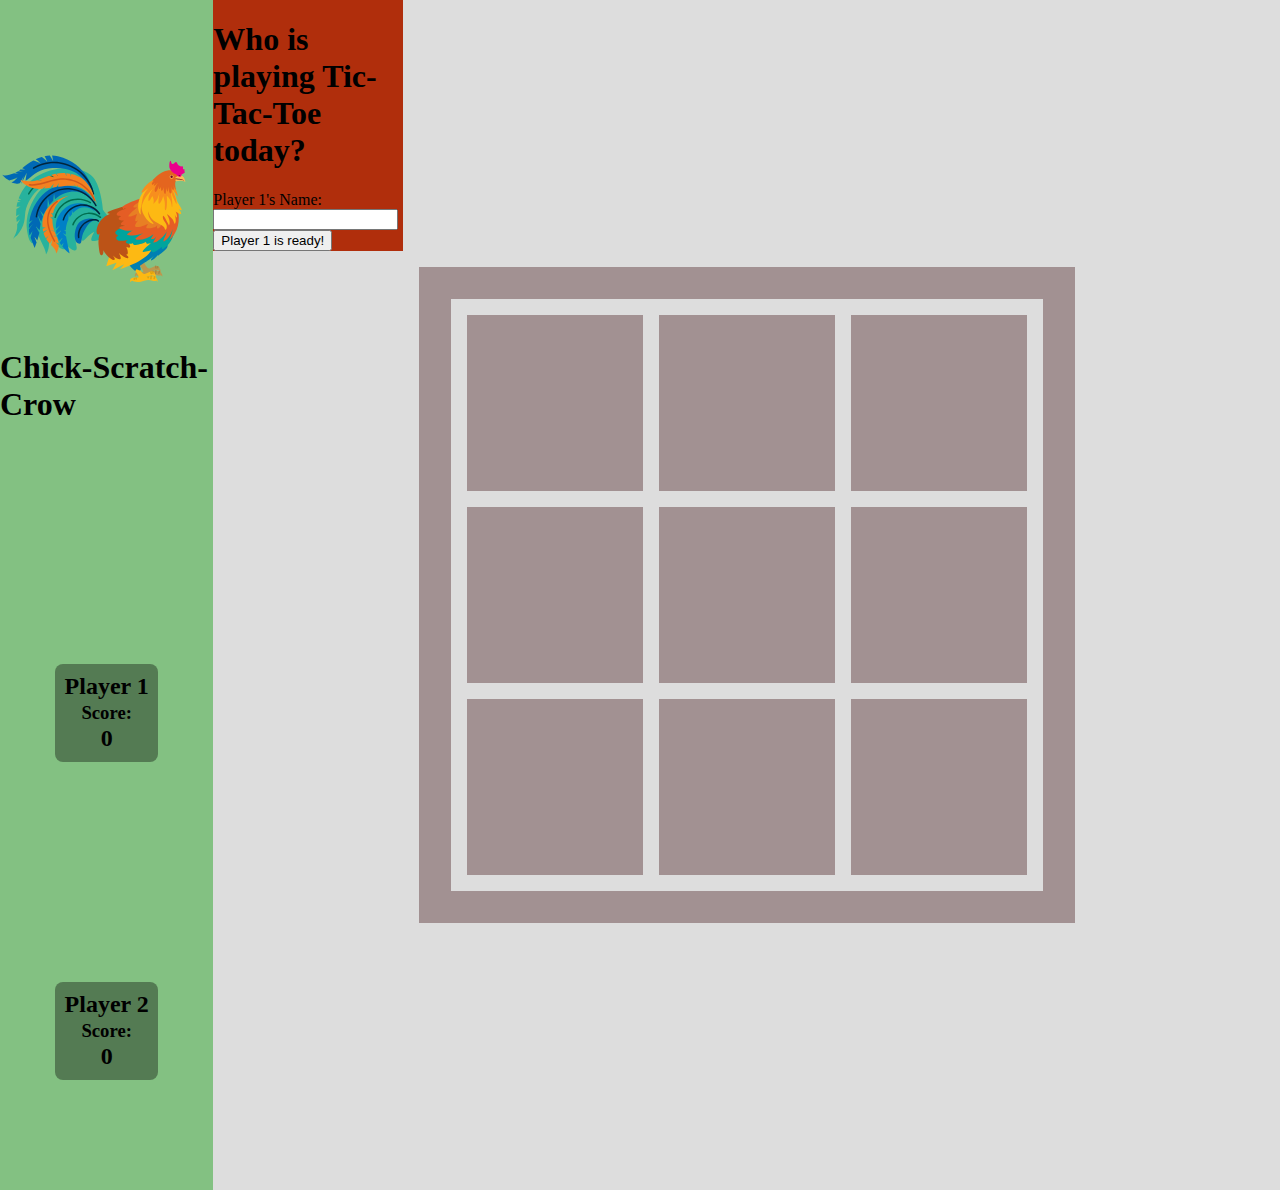
<file: ticTacToe/index.html>
<!DOCTYPE html>
<html lang="en" dir="ltr">
  <head>
    <meta charset="utf-8">
    <title>Tic-Tac-Toe</title>
    <link href="./style.css" rel="stylesheet">
  </head>
  <body>
    <div class="header">
      <div>
        <img src="./assets/ColorfulRooster.svg" alt="colorful rooster">
        <h1>Chick-Scratch-Crow</h1>
      </div>
      <div id="player1" class="player-card">
        <h2 id='player-1-name' class="player-name">
          Player 1
        </h2>
        <div class="score">
          <h3>Score:</h3>
          <h2 id="player-1-score">0</h2>
        </div>
      </div>
      <div id="player2" class="player-card">
        <h2 id='player-2-name' class="player-name">
          Player 2
        </h2>
        <div class="score">
          <h3>Score:</h3>
          <h2 id="player-2-score">0</h2>
        </div>
      </div>
    </div>
    <div class="game-container">
      <div id="game-board" class="game-board">
        <!-- Use Grid to layout 9 squares, 3 x 3, and fill them with script -->
      </div>
      <div id="get-players" class="modal noshow">
        <h1>Who is playing Tic-Tac-Toe today?</h1>
          <form id="player-form">
            <div id="player1-info">
              <label for="player1-name">Player 1's Name:</label>
              <input type="text" name="player1-name" value="">
            </div>
            <div id="player2-info" class="noshow">
              <label for="player2-name">Player 2's Name:</label>
              <input type="text" name="player2-name" value="">
            </div>
          </form>
          <div id="icon-choices">
          </div>
          <button type="submit" id='submit-button' name="submit-button">Player 1 is ready!</button>
          <button type="submit" id='start-game-button' name="start-game-button" class="noshow">Player 2 is ready. Let's play!</button>

        </div>
      <div id="icon-warning" class="noshow">
        <h2>Player must select an icon  that hasn't been selected by another player.</h2>
        <button id="icon-warning-btn">Okay.</button>
      </div>
      <div class="modal noshow" id="play-again">
        <h1 id="winner"><span id='round-winner'>Player?</span> Wins the Round!</h1>
        <h2><span id="first=place-name">Player?</span> is currently winning the game with a score of <span id="first-place-score">?</span>!</h2>
        <h2><span id="second-place-name">Player?</span> has a score of <span id="second-place-score">?</span>.</h2>
        <h2>Do you want to play again?</h2>
        <button type="button" name="play-again" value="true">Yes, play again.</button>
        <button type="button" name="all-done" value="false">No, we're all done.</button>
      </div>
      <div class="modal noshow" id="final-score-modal">
        <h1><span id="first-place-name">Player?</span> wins the game with a final score of <span id="first-place-score">?</span> to <span>?</span>!</h1>
      </div>
      <div class="modal noshow" id="cat-game">
        <h1>Uh-oh! It's a Cat's Game!  No one wins this round.</h1>
        <h1>The current score is <span id="first-place-score">?</span> to <span id="second-place-score">?</span> with <span id="first-place-name">Player?</span> in the lead.</h1>
        <h2>Do you want to play again?</h2>
        <button type="button" name="play-again" value="true">Yes, play again.</button>
        <button type="button" name="all-done" value="false">No, we're all done.</button>
      </div>
      <div class="modal noshow" id="tie-play-again">
        <h1 id="winner"><span id='round-winner'>Player?</span> Wins the Round!</h1>
        <h2>The game is currently tied with both players having <span id=first-place-score">?</span> wins!</h2>
        <h2>Do you want to play again?</h2>
        <button type="button" name="play-again" value="true">Yes, play again.</button>
        <button type="button" name="all-done" value="false">No, we're all done.</button>
      </div>
      <div class="modal noshow" id="cat-game-tie">
        <h1>Uh-oh! It's a Cat's Game!  No one wins this round.</h1>
        <h2>The game is currently tied with both players having <span id=first-place-score">?</span> wins!</h2>
        <h2>Do you want to play again?</h2>
        <button type="button" name="play-again" value="true">Yes, play again.</button>
        <button type="button" name="all-done" value="false">No, we're all done.</button>
      </div>
      <div class="modal noshow" id="final-score-tie">

      </div>
    </div>
    <script type="text/javascript" src="./script.js"></script>
  </body>
</html>
</file>
<file: AdminDashboard/styles.css>
html, body{
	margin:0;
	padding:0;
	font-family: 'Barlow', sans-serif;
}
body{
	height: 100vh;
}
p{
	font-weight: 300;
	color:#4F4F4F;

}
.container{
	display: grid;
	grid-template-columns: 250px 1fr;	
}

.sidebar{
	grid-column: 1;
	display: grid;
	grid-template-rows: 100px 1fr;
	background-color: #2f52e0;
	color:#ffffff
}
.group1, .group2{
	display: grid;
	grid-template-columns: 50px 1fr;
	gap:20px;
}
.title{
	grid-row: 1;
	display: grid;
	grid-template-columns: 70px 1fr;
	gap:10px;
}
.menu {
	grid-row: 2;
	display: grid;
	grid-template-rows: 2fr 3fr;
}
svg>path{
	fill: #4F4F4F;
}
.group1 {
	grid-row: 1;
	grid-template-rows: repeat(6, 40px);
}
.group2 {
	grid-row: 2;
	grid-template-rows: 40px 40px 40px 1fr ;
}
.group1>svg, .group2>svg, .title>svg {
	grid-column: 1;
	justify-self: end;
	align-self: center;
}
.group1>svg>path, .group2>svg>path, .title>svg>path{
	fill:#ffffff;	
}
.group1>h3, .group2>h3, .title>h1 {
	grid-column: 2;
	justify-self: start;
	align-self: center;
	font-weight: 500;
}
.rightSide{
	grid-column: 2;
	display: grid;
	grid-template-rows: 170px 1fr;
	background-color: #d8e1e9;

}

.header{
	grid-row: 1;
	display: grid;
	grid: 1fr 3fr / repeat(10, 1fr);
	background-color: #ffffff;
}
#searchDiv{
	grid-row: 1;
	grid-column: 1 / 8;
	display: grid;
	grid-template-columns: 30px 1fr;
	align-items: center;
	margin-left: 2rem;
}
#search{
	height: 30px;
	background-color: #d8e1e9;
	border: none;
	border-radius: 15px;
}
#useraccount{
	grid-row: 1;
	grid-column: 8 / 11;
	display: grid;
	grid-template-columns: 100px 50px 1fr;
	gap:10px;
	justify-items: end;
	align-items: center;
}

#greeterAvatar {
	grid-row: 2;
	grid-column: 1;
	height: 72px;
	align-self: center;
	justify-self: center;
}
.greeting {
	grid-row: 2;
	grid-column: 2 / 6;
	display: grid;
	grid-template-rows: 2fr 3fr;
	margin: 0;
	padding: 0;
}
.greeting>h4{
	align-self: end;
	padding: 0;
	margin: 0;
}
.greeting>h2{
	align-self: start;
	padding: 0;
	margin: 0;
}
#actions{
	grid-row: 2;
	grid-column: 6/11;
	display: grid;
	grid-template-columns: repeat(3, 1fr);
	justify-content: center;
	align-content: center;
}
#actions>button{
width:96px;
height: 36px;
border-radius: 18px;
justify-self: center;
align-self: center;
background-color: #2f52e0;
border: none;
color: #ffffff;
font-size: 1rem;
font-weight: 500;
}
.content{
	grid-row: 2;
	display: grid;
	grid-template-columns: 3fr 1fr;
}
.contentLabel{
	margin:0;
	padding: 1rem 1rem 0rem 1rem
}
.projects{
	grid-column: 1;
}
.card-container{
	display: grid;
	grid-template-columns: repeat(auto-fit, minmax(200px, 1fr));
	gap:1rem;
	padding:0.5rem 1rem 1rem 1rem;
}
.card{
	display: grid;
	grid-template-columns: 1fr 30px 30px 30px;
	grid-template-rows: 30px 1fr 30px;
	padding: 0 .5rem 0 .5rem;
	background-color: #ffffff;
	border: none;
	border-radius: .5rem;
	border-left: .5rem solid #FC7A1E ;
}
.card>h3{
grid-area: 1/ 1/ 2/ 5;
}
.card>p{
grid-area: 2 /1/ 3/ 5;
}
.card>.star{
grid-area: 3/ 2;
}
.card>.look{
grid-area: 3 /3;
}
.card>.share{
	grid-area: 3 /4;
}
.rightBar {
	grid-column: 2;
}
/* .rightBar>h3{
	padding-bottom: 1rem;
} */
.mini {
	height: 40px;
}
.trending,.announcements{
	margin: .5rem 1rem .5rem 1rem;
	padding:.5rem;
	background-color: #ffffff;
	border: none;
	border-radius: .5rem;
}
.announcements{
	padding: 1rem;
}

.announceCard, .announceCard{
	margin: 0;
	padding: .3rem;
	border-bottom: .05rem solid #4F4F4F;
}
.announcements:last-child{
	border: none;
}
.announceCard>h4, .announceCard>p{
	margin: 0;
	padding: 0;
}
.trendingUser {
	display: grid;
	grid-template-columns: 50px 1fr;
	grid-template-rows: 1fr 1fr;
	padding: .5rem;

}
.trendingUser>img{
	grid-row: 1/3;
	grid-column: 1;
	align-self: center;
}
.trendingUser>h4{
	grid-row: 1;
	grid-column: 2;
	padding:0;
	margin:0;
	align-self: end;
}
.trendingUser>p{
	grid-row: 2;
	grid-column: 2;
	padding: 0;
	margin:0;
	align-self: start;
	font-size: .8rem;
}
.header, .announcements, .card, .trending{
	box-shadow: .3rem .3rem .3rem #4F4F4F;
}
</file>
<file: LibraryJS/DoodleCSS/doodle.css>
.header {
  background-color: #A569BD;
  display: grid;
  grid-template-columns: 1fr 200px;
  padding: 10px;
  margin-bottom: 20px;
  border-radius: 10px;
}

.shelf {
  display: grid;
  grid-gap: 10px;
  grid-template-columns: repeat(auto-fill, minmax(200px, 1fr) ) ;
}

.book_card {
  background-color: #7986CB;
  color: #EAF2F8;
  border-radius: 5px;
  padding: 5%;
  display: grid;
  grid-template-rows: 30% 25% 15% 15% 15%;
  align-items: center;
}
.remove_book {
  justify-self: end;
}
.modal {
  display: grid;
  grid-template-rows: 10% 20% 20% 20% 20% 10%;
  position: fixed;
  top: 50%;
  left: 50%;
  transform: translate(-50%, -50%);
  width: 600px;
  max-width: 100%;
  height: 400px;
  max-height: 100%;
  background-color: #2980B9;
  padding: 10px;
  border-radius: 10px;
}

form, form * {
  background-color: #A9CCE3;
}

.hidden {
  display: none;
}
.close-btn {
  justify-self: end;
}

.button {
  background-color: #2980B9;
}
/* Doodle CSS
 * https://github.com/chr15m/doodle-css
 */

.doodle * {
  box-sizing: border-box;
}

.doodle {
  background-color: #A9CCE3;
  color: #3c3c3c;
}

.doodle input, .doodle textarea, .doodle table, .doodle img {
  max-width: 100%;
}

.doodle fieldset * {
  max-width: calc(100vw - 100px);
}

.doodle table {
  overflow: scroll;
}

.doodle a {
  color: #1c1c1c;
  font-weight: bold;
}

.doodle ul li {
  list-style-type: "* ";
}

.doodle label {
  padding:  0px 5px 0px 10px;
  display: inline-block;
  font-size: larger;
}

.doodle fieldset, .doodle textarea {
  border-style: solid;
  border-width: 10px 10px 10px 10px;
  border-image: url(./assets/border.svg) 10 10 10 10 stretch stretch;
  margin-left: 10px;
  margin-right: 10px;
}

.doodle .border, .doodle-border {
  border-style: solid;
  border-width: 10px 10px 10px 10px;
  border-image: url(./assets/button.svg) 10 10 10 10 stretch stretch;
}

.doodle button, .doodle input, .doodle select {
  border-style: solid;
  border-width: 10px 10px 10px 10px;
  border-image: url(./assets/button.svg) 10 10 10 10 stretch stretch;
  margin: 10px;
}

.doodle button, .submit {
  text-align: center;
  background-color: #7986CB;
}

.doodle input[type="color"] {
  min-height: 1.5em;
}

.doodle hr {
  border-style: solid;
  border-width: 0px 3px 6px 3px;
  border-image: url(./assets/hr.svg) 0 3 6 3 stretch stretch;
}

.doodle blockquote {
  border-left-style: solid;
  border-width: 0px 6px 3px 6px;
  border-image: url(./assets/bq.svg) 0 6 3 6 stretch stretch;
  padding-left: 0.5em;
  border-right-width: 0px;
}

.doodle pre {
  overflow: auto;
}

.doodle table {
  border-collapse: collapse;
  overflow: auto;
  display: block;
}

.doodle table thead {
  border-bottom: 3px solid #bbb;
}

.doodle table caption {
  border-bottom-style: solid;
  border-width: 0px 3px 6px 3px;
  border-image: url(./assets/hr.svg) 0 3 6 3 stretch stretch;
}

.doodle table td {
  vertical-align: top;
}

.doodle img {
  border-radius: 3px;
  border-style: solid;
  border-width: 3px 3px 3px 3px;
  border-image: url(./assets/button.svg) 3 3 3 3 stretch stretch;
}

.doodle select {
  -webkit-appearance: none;
  appearance: none;
  padding-right: 1.5em;
  background: url(./assets/caret.svg) no-repeat right transparent;
  background-position-x: calc(100% - 10px);
}

.doodle select[multiple] {
  background: none;
  padding: 0px;
}

.doodle button, .doodle textarea, .doodle input, .doodle select {
  font-family: 'Short Stack', cursive;
  font-size: 1em;
  color: #3c3c3c;
}

.doodle input[type="checkbox"] {
  border-width: 6px 6px 6px 6px;
  border-image: url(./assets/checkbox.svg) 6 6 6 6 stretch stretch;
}

.doodle input[type="radio"] {
  border-width: 16px 16px 16px 16px;
  border-image: url(./assets/radio.svg) 16 16 16 16 stretch stretch;
}

.doodle input[type="checkbox"], .doodle input[type="radio"] {
  -webkit-appearance: none;
  appearance: none;
  outline: 0;
  background: transparent;
  width: 1.5em;
  height: 1.5em;
  display: inline-flex;
  justify-content: center;
  align-items: center;
}

.doodle input[type="checkbox"]:after, .doodle input[type="radio"]:after {
  font-size: 1.25em;
  content: " ";
  margin-bottom: -0.25em;
}

.doodle input[type="checkbox"]:disabled:after, .doodle input[type="radio"]:disabled:after {
  content: "-";
  color: grey;
}

.doodle input[type="checkbox"]:checked:after, .doodle input[type="radio"]:checked:after {
  content: "*";
}
</file>
<file: Odin_form/style.css>
@import url('https://fonts.googleapis.com/css2?family=Cabin+Sketch:wght@700&family=Lato:wght@400;700&display=swap');

body{
	font-family: 'Lato', sans-serif;
	height: 100vh;
	margin:0;
	padding:0;
}
#container {
	display: flex;
	flex-direction: row;
}

#left {
	min-width: fit-content;
	max-width: 30vw;;
	height: 100vh;
	display: flex;
	flex-direction: row;
	align-items: center;
	background-image: url(./Nuremberg_chronicles_-_f_5v-57b4dda75f9b58b5c224fdba.png);
	background-position: center top;
}
#logo{
	background-color: rgba(0, 0, 0, 0.486);
	display: flex;
	flex-direction: row;
	justify-content: space-around;
	width:100%;
}

#Rdays{
font-family: 'Cabin Sketch', cursive;
font-size: 3em;
color: rgb(255, 255, 255);
margin-right: 20px;
}
#right{
	background-color: rgb(247, 238, 230);
	display: flex;
	flex-direction: column;
	justify-content: center;
}
#top {
	display: flex;
	flex-direction: column;
	justify-content: flex-end;
	margin: 2rem 2rem .5rem 2rem;
}
#form{
	background-color: white;
	display: flex;
	flex-direction: column;
	padding-bottom: 2rem;
	box-shadow: 0 .5rem .5rem rgb(199, 199, 199);
}
h3{
	display: inline;
	margin:0;
	padding: 0;;
}
.form-row{
	display: flex;
	flex-direction: row;
	justify-content: flex-start;
}
.form-field {
	width: 20vh;
	padding:.5rem;
	margin-left:2rem;
}
label{
	text-transform: uppercase;
	font-size: .8rem;
	font-weight: 600;
}
.error {
	border: 2px solid red;
}
h2{
	margin: .5rem 2rem .5rem 2rem;
	padding: 0;
}
input {
	border: 1px solid rgba(112, 112, 112, 0.623);
	border-radius: 2px;
	width: 20vw;
}

input:focus {
box-shadow: .2rem .2rem .2rem rgb(199, 199, 199);
border: 2px solid blue;
}
#submit {
	border: 0;
	background-color: teal;
	color: white;
	margin: 2rem;
}
#bottom{
	font-size: .5rem;
	align-self: flex-end;
}
</file>
<file: Tables_MDN/minimal-table.css>
html {
	font-family: sans-serif;
   }
   
   table {
	border-collapse: collapse;
	border: 2px solid rgb(200,200,200);
	letter-spacing: 1px;
	font-size: 0.8rem;
   }
   
   td, th {
	border: 1px solid rgb(190,190,190);
	padding: 10px 20px;
   }
   
   th {
	background-color: rgb(235,235,235);
   }
   
   td {
	text-align: center;
   }
   
   tr:nth-child(even) td {
	background-color: rgb(250,250,250);
   }
   
   tr:nth-child(odd) td {
	background-color: rgb(245,245,245);
   }
   
   caption {
	padding: 10px;
   }
</file>
<file: ticTacToe/style.css>
body {
    display: grid;
    grid-template-columns: 1fr 5fr;
    height: 100vh;
    width: 100vw;
    margin:0;
    padding:0;
}
*{
  box-sizing: border-box;
}
.header {
    grid-column: 1;
    display: flex;
    flex-flow: column nowrap;
    justify-content: space-around;
    align-items: center;
    background-color: #83C182;
}
.player-card {
  text-align: center;
  padding:.5rem;
  background-color: #547B53;
  border-radius: .5rem;
}
.player-card * {
  margin: .1rem;
}
.game-container {
    grid-column: 2;
    display: grid;
    grid: 1fr fit-content(90%) 1fr/1fr fit-content(90%) 1fr;
    justify-content: center;
    align-items: center;
    background-color: #dddddd;
}
.game-board {
    grid-column: 2;
    grid-row: 2;
    display: grid;
    grid: 1fr 1fr 1fr/ 1fr 1fr 1fr;
    place-items: center;
    background-color: #DDDDDD;
    margin:1rem;
    padding: .5rem;
    border: 2rem solid #A29192;
    box-sizing: border-box;
}
.game-square{
  height: 12rem;
  width:12rem;
  background-color: #A29192;
  border: .5rem solid #DDDDDD;
}
.modal {
    display: inline;
    background-color: #B02E0C;
}
.noshow {
  display: none;
}
</file>
